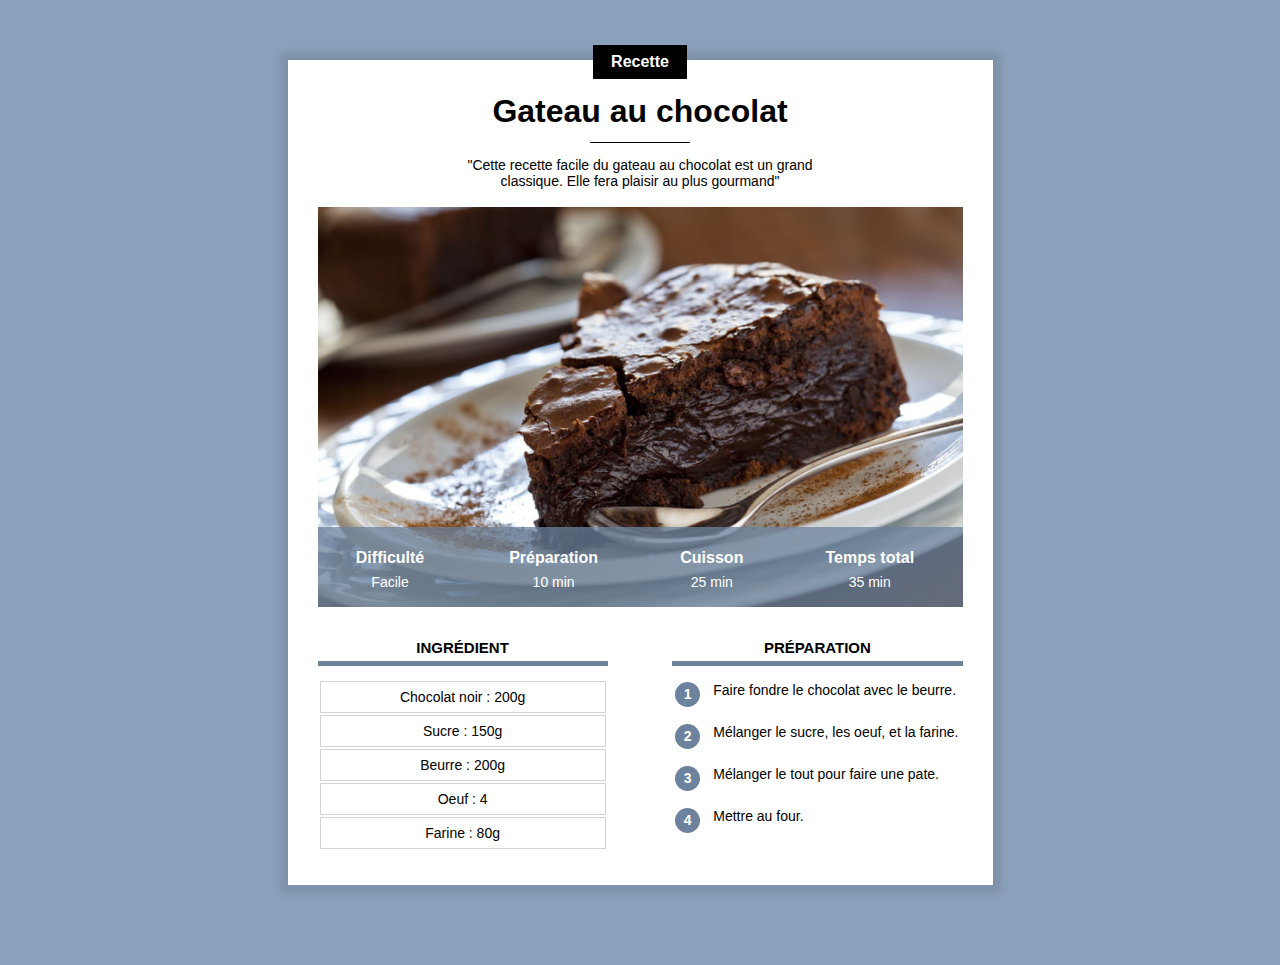
<file: index.html>
<!DOCTYPE html>
<html lang="en">
<head>
    <meta charset="UTF-8">
    <meta http-equiv="X-UA-Compatible" content="IE=edge">
    <meta name="viewport" content="width=device-width, initial-scale=1.0">
    <title>Recette gateau au chocolat</title>
    <link rel="stylesheet" href="./style.css">
</head>
<body>
    <div class="contenue">
        <div class="centre categorie">
            <p class="categorie">Recette</p>
        </div>

        <h1>Gateau au chocolat</h1>

        <div class="line"></div>

        <div class="centre">
            <p class="description">"Cette recette facile du gateau au chocolat est un grand classique. Elle fera plaisir au plus gourmand"</p>
        </div>

        <div class="info">
            <img class="centre info" src="./img/gateau.jpg" alt="gateau au chocolat">
            
            <table class="info">
                <tr>
                    <th>Difficulté</th>
                    <th>Préparation</th>
                    <th>Cuisson</th>
                    <th>Temps total</th>
                </tr>
                <tr>
                    <td>Facile</td>
                    <td>10 min</td>
                    <td>25 min</td>
                    <td>35 min</td>
                </tr>
            </table>
        </div>

        <div>
            <div class="colonne1 colonne">
                <h2>Ingrédient</h2>
                <div class="ingredient">
                    <p>Chocolat noir : 200g</p>
                    <p>Sucre : 150g</p>
                    <p>Beurre : 200g</p>
                    <p>Oeuf : 4</p>
                    <p>Farine : 80g</p>
                </div>
            </div>

            <div class="colonne2 colonne">
                <h2>Préparation</h2>
                <table class="preparation">
                    <tr><td><p class="numero">1</p></td><td class="preparation_etape">Faire fondre le chocolat avec le beurre.</td></tr>
                    <tr><td><p class="numero">2</p></td><td class="preparation_etape">Mélanger le sucre, les oeuf, et la farine.</td></tr>
                    <tr><td><p class="numero">3</p></td><td class="preparation_etape">Mélanger le tout pour faire une pate.</td></tr>
                    <tr><td><p class="numero">4</p></td><td class="preparation_etape">Mettre au four.</td></tr>
                </table>
            </div>
        </div>
    </div>
</body>
</html>
</file>
<file: style.css>
* {
    overflow: auto;
}

body {
    background-color: #8BA1BB;
    font-family: Arial, Helvetica, sans-serif;
    margin: 0;
}

p.categorie {
    background-color: black;
    color: white;
    display: inline-block;
    margin-top: -15px;
    margin-bottom: 0;
    padding: 8px 18px;
    font-weight: bold;
    font-size: 16px;
}

div.contenue {
    background-color: white;
    margin: 40px 8px 40px 8px;
    padding: 0px 8px 20px 8px;
    /* min-width: 350px; */
    box-shadow: 0px 0px 8px 8px rgba(0, 0, 0, 0.1);
    overflow: visible;
}

 h1 {
     text-align: center;
     margin-bottom: 12px;
     margin-top: 10px;
 }

 p.description {
     text-align: center;
     max-width: 400px;
     display: inline-block;
     font-size: 14px;
 }

 .centre{
     text-align: center;
     width: 100%;

 }
 
 div.categorie {
     margin-bottom: 0;
     margin-top: 0;
     overflow: visible;
 }

 div.line {
     width: 100px;
     height: 1px;
     background-color: black;
     margin-left: auto;
     margin-right: auto;
 }

 div.info {
     position: relative;
 }

 img.info {
     display: block;
     max-height: 400px;
     object-fit: cover;
     min-height: 200px;
     background-color: lightgray;
 }

 table.info {
     position: absolute;
     bottom: 0;
     width: 100%;
     color: white;
     background-color: #6C829DC0;
     height: 50px;
 }

 table.info td {
    text-align: center;
    font-size: 12px;
    vertical-align: top;
 }

 table.info th {
    font-size: 14px;
    vertical-align: bottom;
    padding-bottom: 4px;
 }

 div.colonne {
     width: 100%;
     margin-top: 20px;
 }

 div.colonne h2 {
    text-align: center;
    text-transform: uppercase;
    font-size: 15px;
    border-bottom: 5px solid #6C829D;
    padding-bottom: 5px;
 }

 div.colonne1 {
     display: inline-block;
 }


 div.ingredient p {
    text-align: center;
    border: 1px solid lightgray;
    font-size: 14px;
    margin: 2px;
    padding: 7px 0;
 }

table.preparation p.numero {
    background-color: #6C829D;
    color: white;
    width: 25px;
    height: 25px;
    text-align: center;
    font-size: 14px;
    font-weight: bold;
    padding-top: 4px;
    box-sizing: border-box;
    border-radius: 50%;
    margin: 0;
}

table.preparation td {
    vertical-align: top;
}

table.preparation td.preparation_etape {
    font-size: 14px;
    padding-left: 10px;
    padding-bottom: 10px;
}

table.preparation tr{
    height: 40px;
}

/* Styles pour desktop */
@media only screen and (min-width: 768px) {
    div.contenue {
        margin: 60px 10% 80px 10%;
        padding: 0px 30px 30px 30px;
        min-width: 350px;
    }

    table.info {
        height: 80px;
    }
   
    table.info td {
       font-size: 14px;
    }
   
    table.info th {
       font-size: 16px;
    }
   
    div.colonne {
        width: 45%;
    }
   
    div.colonne1 {
        margin-right: 10%;
    }
   
    div.colonne2 {
        float: right;
    }
}

@media only screen and (min-width: 900px) {
    div.contenue {
        margin-left: auto;
        margin-right: auto;
        width: 645px;
    }

}
</file>
